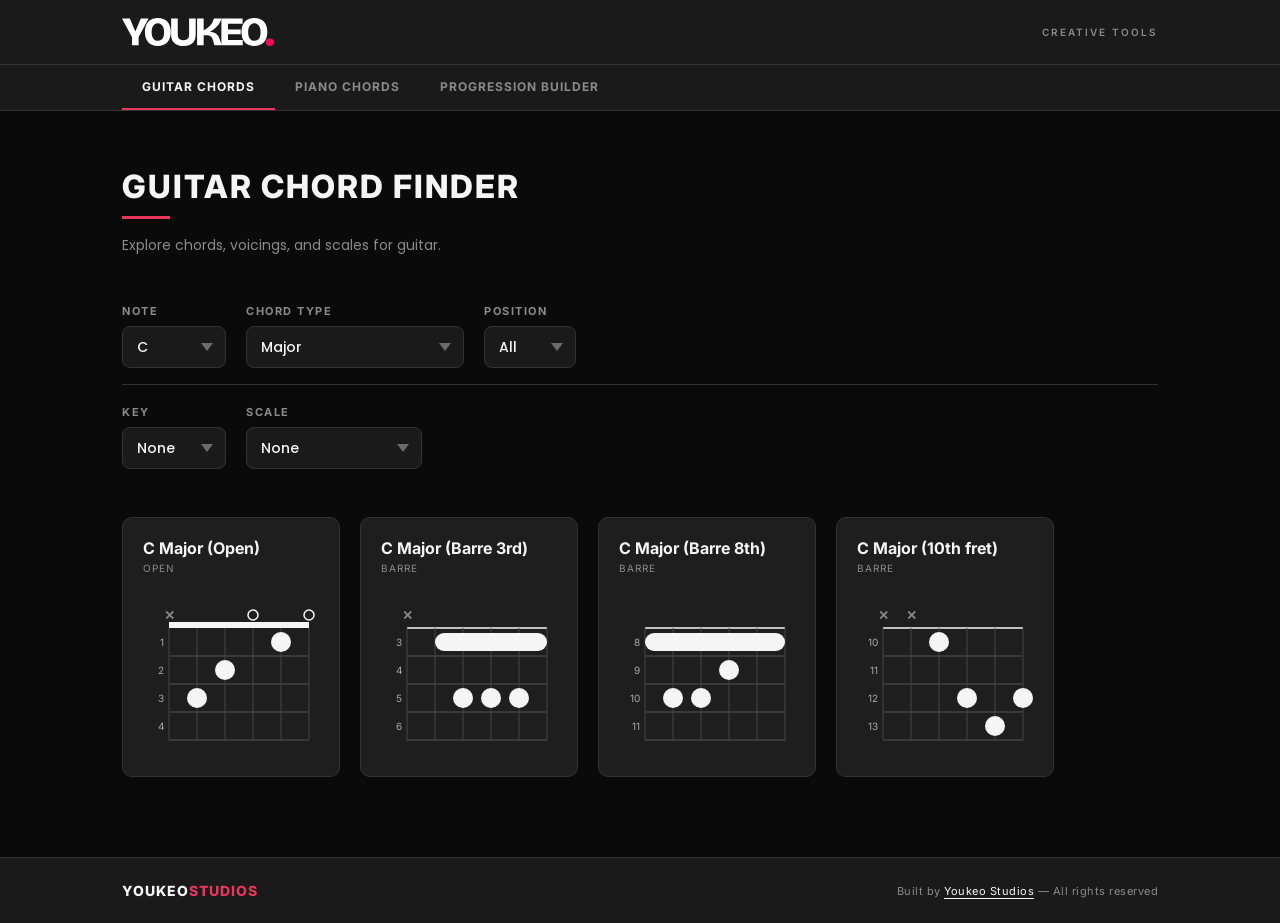
<file: index.html>
<!DOCTYPE html>
<html lang="en">
<head>
  <meta charset="UTF-8">
  <meta name="viewport" content="width=device-width, initial-scale=1.0">
  <title>Guitar Chord Finder</title>
  <link rel="preconnect" href="https://fonts.googleapis.com">
  <link rel="preconnect" href="https://fonts.gstatic.com" crossorigin>
  <link href="https://fonts.googleapis.com/css2?family=Inter:wght@600;700;800&family=Poppins:wght@400;500&display=swap" rel="stylesheet">
  <link rel="stylesheet" href="styles.css">
</head>
<body>

  <!-- Site header + nav -->
  <header class="site-header">
    <div class="container">
      <a class="site-brand" href="https://youkeostudios.com" target="_blank" rel="noopener">
        <img src="SVG/WORDMARK-COLOUR-WHITE.svg" alt="Youkeo Studios" class="site-logo">
      </a>
      <div class="site-tagline">Creative Tools</div>
    </div>
  </header>

  <nav class="site-nav">
    <div class="container nav-inner">
      <a href="index.html"       class="nav-link active">Guitar Chords</a>
      <a href="piano.html"       class="nav-link">Piano Chords</a>
      <a href="progression.html" class="nav-link">Progression Builder</a>
    </div>
  </nav>

  <!-- Page content -->
  <main class="container">

  <div class="page-heading">
    <h1>Guitar Chord Finder</h1>
    <div class="page-rule"></div>
    <p class="page-desc">Explore chords, voicings, and scales for guitar.</p>
  </div>

  <!-- Row 1: chord finder filters -->
  <div class="controls" id="chord-controls">
    <div class="control-group">
      <label for="note-select">Note</label>
      <select id="note-select"></select>
    </div>
    <div class="control-group">
      <label for="chord-select">Chord Type</label>
      <select id="chord-select"></select>
    </div>
    <div class="control-group">
      <label for="position-select">Position</label>
      <select id="position-select">
        <option value="all">All</option>
        <option value="open">Open</option>
        <option value="barre">Barre</option>
      </select>
    </div>
  </div>

  <!-- Row 2: scale filter (separate row) -->
  <div class="scale-row">
    <div class="control-group">
      <label for="key-select">Key</label>
      <select id="key-select"></select>
    </div>
    <div class="control-group">
      <label for="scale-type-select">Scale</label>
      <select id="scale-type-select"></select>
    </div>
  </div>

  <!-- Chord finder results (visible when no scale selected) -->
  <div id="chord-display" class="chord-display">
    <p class="no-chord">Select a note and chord type to see diagrams.</p>
  </div>

  <!-- Scale results (visible when a scale is selected) -->
  <div id="scale-display">
    <div class="scale-header" id="scale-header"></div>
    <div class="scale-grid" id="scale-grid"></div>
  </div>

  <!-- Modal -->
  <div class="modal-overlay" id="modal-overlay">
    <div class="modal" id="modal">
      <button class="modal-close" id="modal-close" aria-label="Close">✕</button>
      <div class="modal-title" id="modal-title"></div>
      <div class="modal-subtitle" id="modal-subtitle"></div>

      <!-- Single voicing (chord grid click) -->
      <div id="modal-diagram"></div>

      <!-- All variations (scale view click) -->
      <div id="modal-variations">
        <div class="variations-grid" id="variations-grid"></div>
      </div>

      <div id="modal-suggest-section">
        <div class="suggest-label">Goes well with</div>
        <div class="suggest-row" id="modal-suggestions"></div>
      </div>
    </div>
  </div>

  </main>

  <!-- Site footer -->
  <footer class="site-footer">
    <div class="container footer-inner">
      <a class="footer-brand" href="https://youkeostudios.com" target="_blank" rel="noopener">
        <span class="brand-studio">Youkeo</span><span class="brand-accent">Studios</span>
      </a>
      <span class="footer-copy">Built by <a class="footer-link" href="https://youkeostudios.com" target="_blank" rel="noopener">Youkeo Studios</a> &mdash; All rights reserved</span>
    </div>
  </footer>

  <script src="chords.js"></script>
  <script src="app.js"></script>
</body>
</html>
</file>
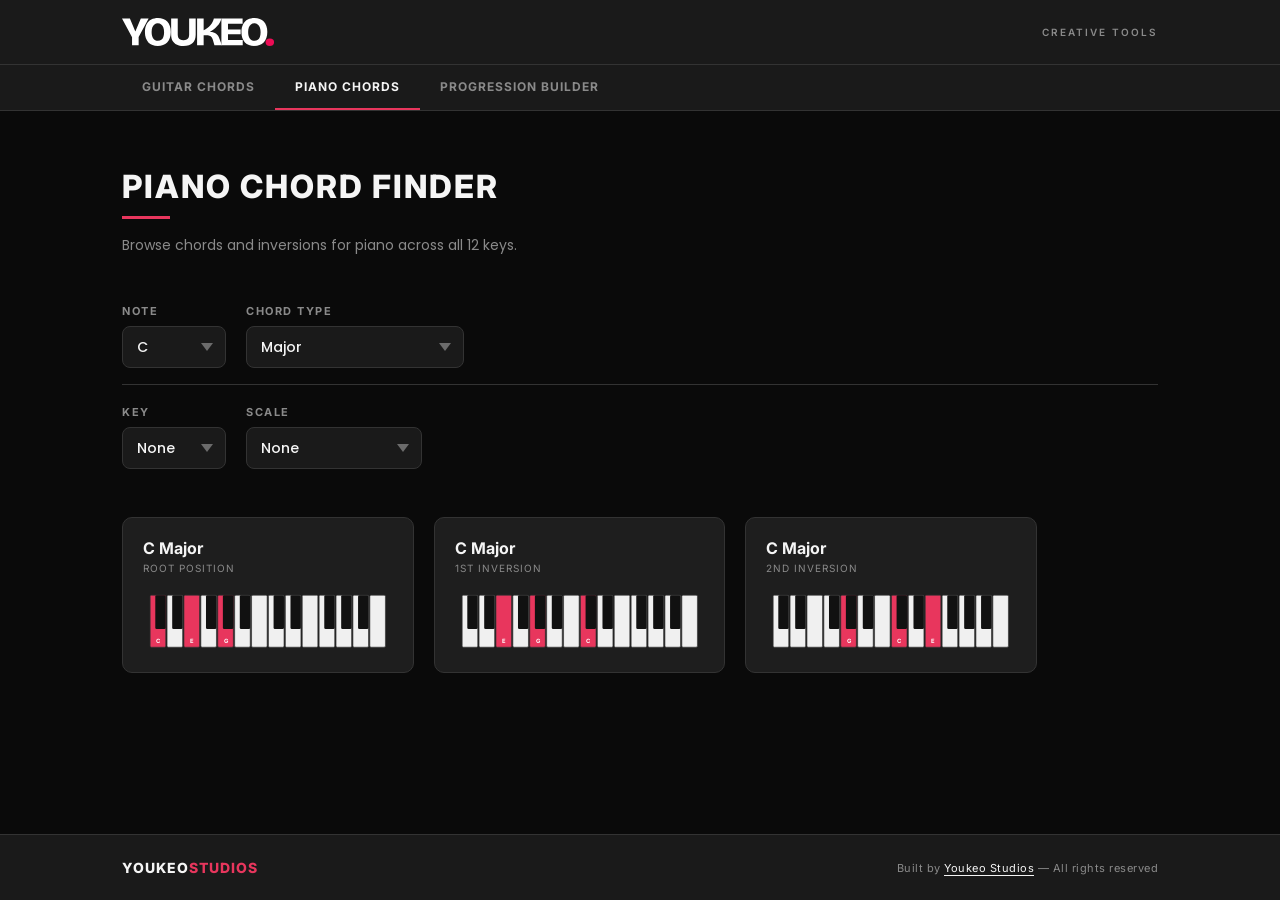
<file: piano.html>
<!DOCTYPE html>
<html lang="en">
<head>
  <meta charset="UTF-8">
  <meta name="viewport" content="width=device-width, initial-scale=1.0">
  <title>Piano Chord Finder — Guitar & Piano Chord Finder</title>
  <link rel="preconnect" href="https://fonts.googleapis.com">
  <link rel="preconnect" href="https://fonts.gstatic.com" crossorigin>
  <link href="https://fonts.googleapis.com/css2?family=Inter:wght@600;700;800&family=Poppins:wght@400;500&display=swap" rel="stylesheet">
  <link rel="stylesheet" href="styles.css">
</head>
<body>

  <!-- Site header -->
  <header class="site-header">
    <div class="container">
      <a class="site-brand" href="https://youkeostudios.com" target="_blank" rel="noopener">
        <img src="SVG/WORDMARK-COLOUR-WHITE.svg" alt="Youkeo Studios" class="site-logo">
      </a>
      <div class="site-tagline">Creative Tools</div>
    </div>
  </header>

  <nav class="site-nav">
    <div class="container nav-inner">
      <a href="index.html"       class="nav-link">Guitar Chords</a>
      <a href="piano.html"       class="nav-link active">Piano Chords</a>
      <a href="progression.html" class="nav-link">Progression Builder</a>
    </div>
  </nav>

  <main class="container">

    <div class="page-heading">
      <h1>Piano Chord Finder</h1>
      <div class="page-rule"></div>
      <p class="page-desc">Browse chords and inversions for piano across all 12 keys.</p>
    </div>

    <!-- Controls -->
    <div class="controls" id="chord-controls">
      <div class="control-group">
        <label for="note-select">Note</label>
        <select id="note-select"></select>
      </div>
      <div class="control-group">
        <label for="chord-select">Chord Type</label>
        <select id="chord-select"></select>
      </div>
    </div>

    <!-- Row 2: scale filter -->
    <div class="scale-row">
      <div class="control-group">
        <label for="key-select">Key</label>
        <select id="key-select"></select>
      </div>
      <div class="control-group">
        <label for="scale-type-select">Scale</label>
        <select id="scale-type-select"></select>
      </div>
    </div>

    <!-- Chord finder results -->
    <div id="chord-display" class="chord-display">
      <p class="no-chord">Select a note and chord type to see diagrams.</p>
    </div>

    <!-- Scale results -->
    <div id="scale-display">
      <div class="scale-header" id="scale-header"></div>
      <div class="scale-grid"   id="scale-grid"></div>
    </div>

  </main>

  <!-- Modal -->
  <div class="modal-overlay" id="modal-overlay">
    <div class="modal" id="modal">
      <button class="modal-close" id="modal-close" aria-label="Close">✕</button>
      <div class="modal-title"    id="modal-title"></div>
      <div class="modal-subtitle" id="modal-subtitle"></div>

      <div id="modal-diagram"></div>

      <!-- Note pills -->
      <div class="piano-modal-notes" id="modal-notes"></div>

      <!-- Suggestions -->
      <div id="modal-suggest-section">
        <div class="suggest-label">Goes well with</div>
        <div class="suggest-row" id="modal-suggestions"></div>
      </div>
    </div>
  </div>

  <script src="piano-chords.js"></script>
  <script src="piano-app.js"></script>

  <!-- Site footer -->
  <footer class="site-footer">
    <div class="container footer-inner">
      <a class="footer-brand" href="https://youkeostudios.com" target="_blank" rel="noopener">
        <span class="brand-studio">Youkeo</span><span class="brand-accent">Studios</span>
      </a>
      <span class="footer-copy">Built by <a class="footer-link" href="https://youkeostudios.com" target="_blank" rel="noopener">Youkeo Studios</a> &mdash; All rights reserved</span>
    </div>
  </footer>

</body>
</html>
</file>
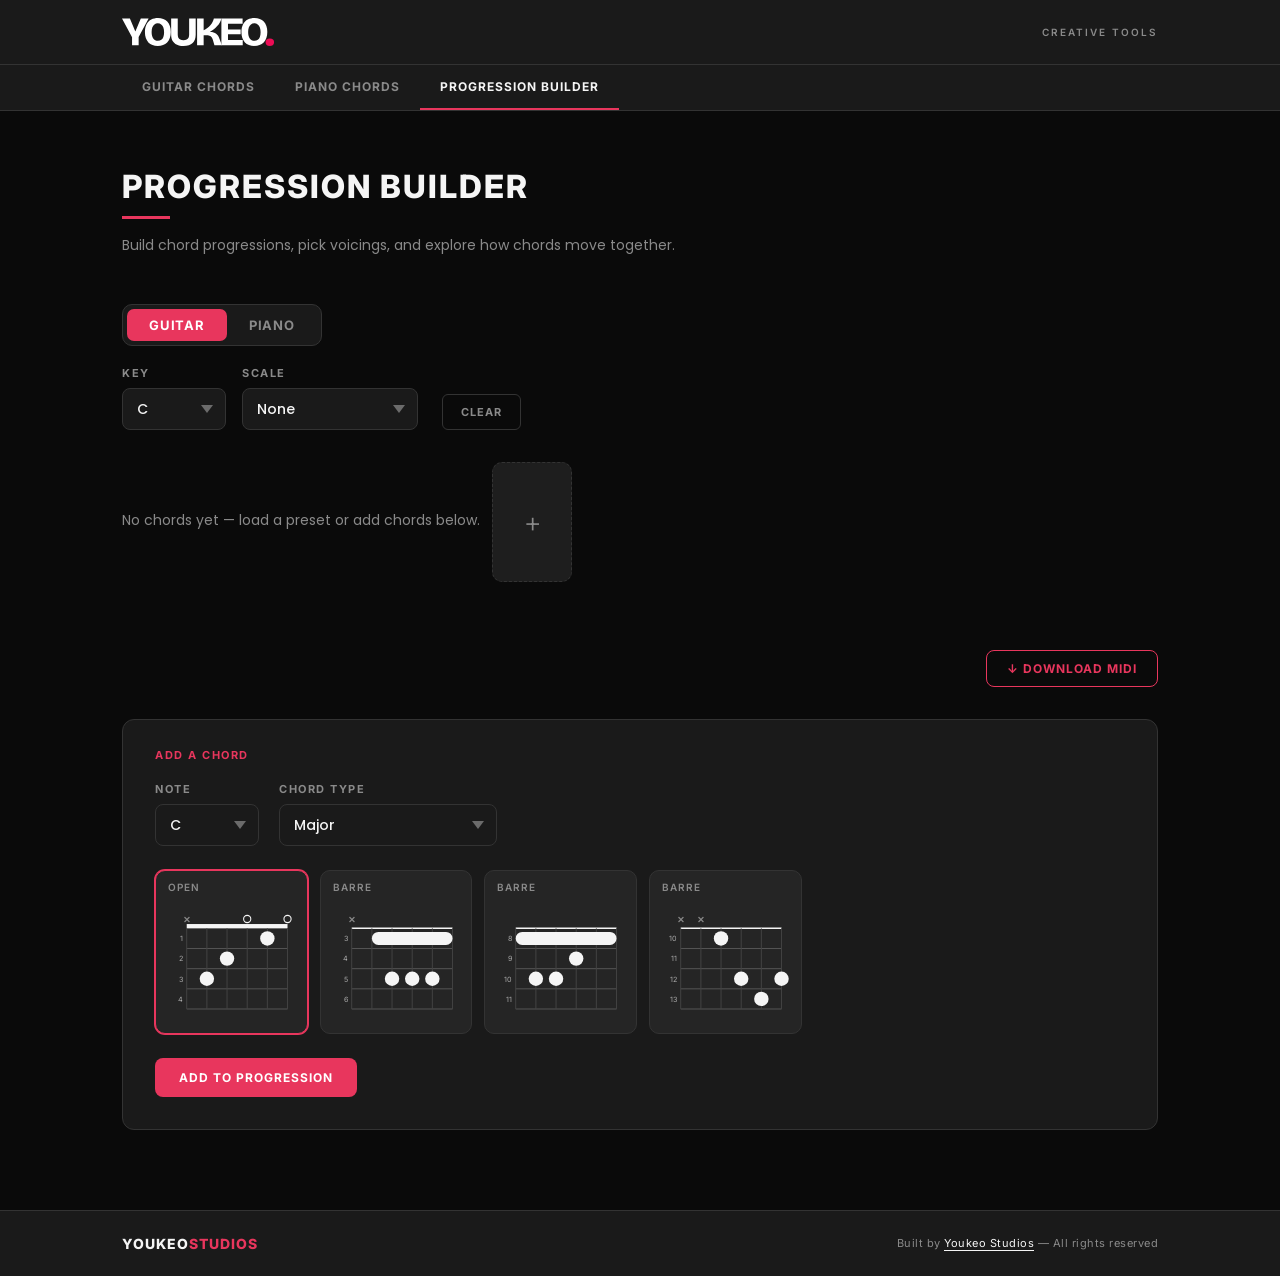
<file: progression.html>
<!DOCTYPE html>
<html lang="en">
<head>
  <meta charset="UTF-8">
  <meta name="viewport" content="width=device-width, initial-scale=1.0">
  <title>Chord Progression Builder — Guitar Chord Finder</title>
  <link rel="preconnect" href="https://fonts.googleapis.com">
  <link rel="preconnect" href="https://fonts.gstatic.com" crossorigin>
  <link href="https://fonts.googleapis.com/css2?family=Inter:wght@600;700;800&family=Poppins:wght@400;500&display=swap" rel="stylesheet">
  <link rel="stylesheet" href="styles.css">
</head>
<body>

  <!-- Site header -->
  <header class="site-header">
    <div class="container">
      <a class="site-brand" href="https://youkeostudios.com" target="_blank" rel="noopener">
        <img src="SVG/WORDMARK-COLOUR-WHITE.svg" alt="Youkeo Studios" class="site-logo">
      </a>
      <div class="site-tagline">Creative Tools</div>
    </div>
  </header>

  <nav class="site-nav">
    <div class="container nav-inner">
      <a href="index.html"       class="nav-link">Guitar Chords</a>
      <a href="piano.html"       class="nav-link">Piano Chords</a>
      <a href="progression.html" class="nav-link active">Progression Builder</a>
    </div>
  </nav>

  <main class="container">

    <div class="page-heading">
      <h1>Progression Builder</h1>
      <div class="page-rule"></div>
      <p class="page-desc">Build chord progressions, pick voicings, and explore how chords move together.</p>
    </div>

    <!-- Instrument toggle -->
    <div class="instr-toggle" id="instr-toggle">
      <button class="instr-btn active" data-instr="guitar">Guitar</button>
      <button class="instr-btn" data-instr="piano">Piano</button>
    </div>

    <!-- Controls: key + scale + presets + clear -->
    <div class="prog-controls">
      <div class="prog-key-scale">
        <div class="control-group">
          <label for="prog-key">Key</label>
          <select id="prog-key"></select>
        </div>
        <div class="control-group">
          <label for="prog-scale">Scale</label>
          <select id="prog-scale"></select>
        </div>
      </div>
      <div class="prog-presets">
        <label>Common Progressions</label>
        <div class="preset-buttons" id="preset-buttons"></div>
      </div>
      <button class="btn-clear" id="btn-clear">Clear</button>
    </div>

    <!-- Scale suggestions (shown when key + scale are selected) -->
    <div class="scale-suggestions" id="scale-suggestions" style="display:none">
      <div class="scale-suggestions-label" id="scale-suggestions-label"></div>
      <div class="scale-suggestions-grid" id="scale-suggestions-grid"></div>
    </div>

    <!-- Progression display -->
    <div class="progression-area">
      <div class="progression-slots" id="progression-slots">
        <p class="progression-empty">No chords yet — load a preset or add chords below.</p>
      </div>
      <button class="btn-add-slot" id="btn-add-slot" title="Add chord">+</button>
    </div>
    <div class="progression-actions">
      <button class="btn-download-midi" id="btn-download-midi">↓ Download MIDI</button>
    </div>

    <!-- Chord picker panel -->
    <div class="chord-picker" id="chord-picker">
      <div class="picker-heading" id="picker-heading">Add a Chord</div>

      <div class="picker-selects">
        <div class="control-group">
          <label for="picker-note">Note</label>
          <select id="picker-note"></select>
        </div>
        <div class="control-group">
          <label for="picker-type">Chord Type</label>
          <select id="picker-type"></select>
        </div>
      </div>

      <div class="picker-voicings" id="picker-voicings"></div>

      <div class="picker-actions">
        <button class="btn-commit" id="btn-commit">Add to Progression</button>
        <button class="btn-cancel-edit" id="btn-cancel-edit">Cancel</button>
      </div>
    </div>

  </main>

  <!-- Site footer -->
  <footer class="site-footer">
    <div class="container footer-inner">
      <a class="footer-brand" href="https://youkeostudios.com" target="_blank" rel="noopener">
        <span class="brand-studio">Youkeo</span><span class="brand-accent">Studios</span>
      </a>
      <span class="footer-copy">Built by <a class="footer-link" href="https://youkeostudios.com" target="_blank" rel="noopener">Youkeo Studios</a> &mdash; All rights reserved</span>
    </div>
  </footer>

  <script src="chords.js"></script>
  <script src="piano-chords.js"></script>
  <script src="progression.js"></script>
</body>
</html>
</file>
<file: styles.css>
:root {
  --onyx: #0A0A0A;
  --charcoal: #1A1A1A;
  --red: #E8365D;
  --offwhite: #F5F5F5;
  --midgray: #8A8A8A;
  --border: #333333;
  --card-bg: #1E1E1E;
}

* { box-sizing: border-box; margin: 0; padding: 0; }

body {
  font-family: 'Poppins', sans-serif;
  background: var(--onyx);
  color: var(--offwhite);
  min-height: 100vh;
  display: flex;
  flex-direction: column;
}

/* ── Centered container ── */
.container {
  width: 100%;
  max-width: 1100px;
  margin: 0 auto;
  padding: 0 32px;
}

/* ── Site header ── */
.site-header {
  border-bottom: 1px solid var(--border);
  padding: 18px 0;
  background: var(--charcoal);
}

.site-header .container {
  display: flex;
  align-items: center;
  justify-content: space-between;
}

.site-brand {
  display: flex;
  align-items: center;
  text-decoration: none;
  transition: opacity 0.15s;
}
.site-brand:hover { opacity: 0.75; }

.site-logo {
  height: 28px;
  width: auto;
  display: block;
}

.brand-studio { color: var(--offwhite); }
.brand-accent  { color: var(--red); }

.site-tagline {
  font-family: 'Inter', sans-serif;
  font-size: 10px;
  font-weight: 600;
  text-transform: uppercase;
  letter-spacing: 2px;
  color: var(--midgray);
}

/* ── Main content ── */
main.container {
  padding-top: 56px;
  padding-bottom: 80px;
  flex: 1;
}

/* ── Page heading ── */
.page-heading {
  margin-bottom: 48px;
}

h1 {
  font-family: 'Inter', sans-serif;
  font-weight: 800;
  font-size: 32px;
  text-transform: uppercase;
  letter-spacing: 2px;
  margin-bottom: 10px;
  color: var(--offwhite);
}

.page-rule {
  width: 48px;
  height: 3px;
  background: var(--red);
  margin-bottom: 16px;
}

.page-desc {
  font-size: 14px;
  color: var(--midgray);
  font-weight: 400;
}

/* ── Site footer ── */
.site-footer {
  border-top: 1px solid var(--border);
  padding: 24px 0;
  background: var(--charcoal);
}

.footer-inner {
  display: flex;
  align-items: center;
  justify-content: space-between;
  flex-wrap: wrap;
  gap: 12px;
}

.footer-brand {
  font-family: 'Inter', sans-serif;
  font-weight: 800;
  font-size: 14px;
  letter-spacing: 1px;
  text-transform: uppercase;
  text-decoration: none;
  transition: opacity 0.15s;
}
.footer-brand:hover { opacity: 0.8; }

.footer-link {
  color: var(--offwhite);
  text-decoration: underline;
  text-underline-offset: 3px;
  transition: color 0.15s;
}
.footer-link:hover { color: var(--red); }

.footer-copy {
  font-family: 'Inter', sans-serif;
  font-size: 11px;
  color: var(--midgray);
  letter-spacing: 0.5px;
}

/* ── Piano keyboard ── */
.piano-svg { display: block; }

.piano-modal-notes {
  display: flex;
  flex-wrap: wrap;
  gap: 8px;
  margin-bottom: 28px;
}

.piano-note-pill {
  font-family: 'Inter', sans-serif;
  font-size: 12px;
  font-weight: 700;
  text-transform: uppercase;
  letter-spacing: 1px;
  background: var(--card-bg);
  border: 1px solid var(--red);
  border-radius: 20px;
  padding: 4px 14px;
  color: var(--offwhite);
}

/* ═══════════════════════════════════════════════════════════
   PROGRESSION BUILDER
   ═══════════════════════════════════════════════════════════ */

/* ── Prog controls row ── */
.prog-controls {
  display: flex;
  gap: 24px;
  align-items: flex-end;
  flex-wrap: wrap;
  margin-bottom: 32px;
}
.prog-key-scale {
  display: flex;
  gap: 16px;
  align-items: flex-end;
}
.scale-suggestions {
  margin-bottom: 40px;
}
.scale-suggestions-label {
  font-family: 'Inter', sans-serif;
  font-size: 12px;
  font-weight: 700;
  text-transform: uppercase;
  letter-spacing: 1px;
  color: var(--midgray);
  margin-bottom: 16px;
}
.scale-suggestions-grid {
  display: flex;
  gap: 14px;
  flex-wrap: wrap;
}
.scale-suggestion-card {
  background: var(--card-bg);
  border: 1px solid var(--border);
  border-radius: 10px;
  padding: 10px 14px;
  cursor: pointer;
  text-align: center;
  transition: border-color 0.15s, transform 0.15s, box-shadow 0.15s;
}
.scale-suggestion-card:hover {
  border-color: var(--red);
  box-shadow: 0 0 10px rgba(232,54,93,0.25);
  transform: translateY(-2px);
}
.scale-suggestion-card .sugg-roman {
  font-family: 'Inter', sans-serif;
  font-size: 11px;
  font-weight: 700;
  color: var(--red);
  text-transform: uppercase;
  letter-spacing: 0.5px;
  margin-bottom: 2px;
}
.scale-suggestion-card .sugg-name {
  font-family: 'Inter', sans-serif;
  font-size: 13px;
  font-weight: 700;
  color: var(--offwhite);
  margin-bottom: 8px;
}
.prog-presets { display: flex; flex-direction: column; gap: 8px; }
.prog-presets > label {
  font-family: 'Inter', sans-serif;
  font-size: 11px;
  font-weight: 700;
  text-transform: uppercase;
  letter-spacing: 1.5px;
  color: var(--midgray);
}
.preset-buttons { display: flex; flex-wrap: wrap; gap: 8px; }
.preset-btn {
  font-family: 'Inter', sans-serif;
  font-size: 11px;
  font-weight: 600;
  background: var(--card-bg);
  color: var(--offwhite);
  border: 1px solid var(--border);
  border-radius: 6px;
  padding: 8px 14px;
  cursor: pointer;
  transition: border-color 0.15s, color 0.15s;
}
.preset-btn:hover { border-color: var(--red); color: var(--red); }

.btn-clear {
  font-family: 'Inter', sans-serif;
  font-size: 11px;
  font-weight: 700;
  text-transform: uppercase;
  letter-spacing: 1px;
  background: transparent;
  color: var(--midgray);
  border: 1px solid var(--border);
  border-radius: 6px;
  padding: 10px 18px;
  cursor: pointer;
  transition: border-color 0.15s, color 0.15s;
}
.btn-clear:hover { border-color: var(--red); color: var(--red); }

/* ── Progression actions (download etc.) ── */
.progression-actions {
  display: flex;
  justify-content: flex-end;
  margin-bottom: 32px;
}
.btn-download-midi {
  font-family: 'Inter', sans-serif;
  font-size: 12px;
  font-weight: 700;
  text-transform: uppercase;
  letter-spacing: 1px;
  background: transparent;
  color: var(--red);
  border: 1px solid var(--red);
  border-radius: 8px;
  padding: 10px 20px;
  cursor: pointer;
  transition: background 0.15s, color 0.15s;
}
.btn-download-midi:hover { background: var(--red); color: #fff; }
.btn-download-midi:disabled { opacity: 0.35; cursor: not-allowed; }

/* ── Progression slots area ── */
.progression-area {
  display: flex;
  align-items: flex-start;
  gap: 12px;
  overflow-x: auto;
  padding-bottom: 20px;
  margin-bottom: 48px;
  scrollbar-width: thin;
  scrollbar-color: var(--border) transparent;
}
.progression-slots {
  display: flex;
  gap: 12px;
  align-items: flex-start;
}
.progression-empty {
  font-size: 14px;
  color: var(--midgray);
  padding: 48px 0;
  text-align: center;
  width: 100%;
}

/* ── Individual slot card ── */
.prog-slot {
  background: var(--card-bg);
  border: 1px solid var(--border);
  border-radius: 10px;
  padding: 14px 14px 12px;
  min-width: 130px;
  flex-shrink: 0;
  position: relative;
  cursor: pointer;
  transition: border-color 0.15s, box-shadow 0.15s;
}
.prog-slot:hover { border-color: var(--red); }
.prog-slot.editing {
  border-color: var(--red);
  box-shadow: 0 0 0 2px rgba(232,54,93,0.2);
}
.slot-remove {
  position: absolute;
  top: 8px;
  right: 8px;
  background: none;
  border: none;
  color: var(--midgray);
  font-size: 14px;
  cursor: pointer;
  line-height: 1;
  padding: 2px 4px;
  transition: color 0.15s;
}
.slot-remove:hover { color: var(--red); }
.prog-slot-num {
  font-family: 'Inter', sans-serif;
  font-size: 10px;
  font-weight: 700;
  text-transform: uppercase;
  letter-spacing: 1px;
  color: var(--red);
  margin-bottom: 3px;
}
.prog-slot-name {
  font-family: 'Inter', sans-serif;
  font-size: 13px;
  font-weight: 700;
  color: var(--offwhite);
  margin-bottom: 10px;
  padding-right: 20px;
}
.prog-slot-diagram { pointer-events: none; margin-bottom: 10px; }
.prog-slot-actions {
  display: flex;
  gap: 4px;
}
.slot-action-btn {
  font-family: 'Inter', sans-serif;
  font-size: 12px;
  background: none;
  border: 1px solid var(--border);
  border-radius: 4px;
  color: var(--midgray);
  cursor: pointer;
  padding: 4px 8px;
  line-height: 1;
  transition: border-color 0.15s, color 0.15s;
}
.slot-action-btn:hover { border-color: var(--red); color: var(--red); }

/* ── Add slot button ── */
.btn-add-slot {
  font-size: 28px;
  font-weight: 300;
  font-family: 'Inter', sans-serif;
  background: var(--card-bg);
  border: 1px dashed var(--border);
  border-radius: 10px;
  color: var(--midgray);
  cursor: pointer;
  padding: 0 24px;
  min-height: 120px;
  min-width: 80px;
  display: flex;
  align-items: center;
  justify-content: center;
  flex-shrink: 0;
  transition: border-color 0.15s, color 0.15s;
}
.btn-add-slot:hover { border-color: var(--red); color: var(--red); }

/* ── Chord picker panel ── */
.chord-picker {
  background: var(--charcoal);
  border: 1px solid var(--border);
  border-radius: 12px;
  padding: 28px 32px 32px;
}
.picker-heading {
  font-family: 'Inter', sans-serif;
  font-size: 11px;
  font-weight: 700;
  text-transform: uppercase;
  letter-spacing: 1.5px;
  color: var(--red);
  margin-bottom: 20px;
}
.picker-selects {
  display: flex;
  gap: 20px;
  flex-wrap: wrap;
  margin-bottom: 24px;
}
.picker-voicings {
  display: flex;
  gap: 12px;
  flex-wrap: wrap;
  margin-bottom: 24px;
  min-height: 40px;
}
.picker-voicing-card {
  background: #252525;
  border: 1px solid var(--border);
  border-radius: 10px;
  padding: 10px 12px 12px;
  cursor: pointer;
  flex-shrink: 0;
  transition: border-color 0.15s, transform 0.1s;
}
.picker-voicing-card:hover { border-color: var(--red); transform: translateY(-1px); }
.picker-voicing-card.selected { border-color: var(--red); box-shadow: 0 0 0 1px var(--red); }
.picker-voicing-label {
  font-family: 'Inter', sans-serif;
  font-size: 10px;
  font-weight: 600;
  text-transform: uppercase;
  letter-spacing: 1px;
  color: var(--midgray);
  margin-bottom: 8px;
}
.picker-actions { display: flex; gap: 12px; align-items: center; }
.btn-commit {
  font-family: 'Inter', sans-serif;
  font-size: 12px;
  font-weight: 700;
  text-transform: uppercase;
  letter-spacing: 1px;
  background: var(--red);
  color: #fff;
  border: none;
  border-radius: 8px;
  padding: 12px 24px;
  cursor: pointer;
  transition: opacity 0.15s;
}
.btn-commit:hover { opacity: 0.85; }
.btn-cancel-edit {
  font-family: 'Inter', sans-serif;
  font-size: 12px;
  font-weight: 600;
  text-transform: uppercase;
  letter-spacing: 1px;
  background: none;
  color: var(--midgray);
  border: 1px solid var(--border);
  border-radius: 8px;
  padding: 12px 20px;
  cursor: pointer;
  transition: color 0.15s, border-color 0.15s;
  display: none;
}
.btn-cancel-edit:hover { color: var(--offwhite); border-color: var(--offwhite); }

/* ── Instrument toggle ── */
.instr-toggle {
  display: flex;
  gap: 0;
  background: var(--charcoal);
  border: 1px solid var(--border);
  border-radius: 10px;
  padding: 4px;
  width: fit-content;
  margin-bottom: 20px;
}
.instr-btn {
  font-family: 'Inter', sans-serif;
  font-size: 13px;
  font-weight: 700;
  text-transform: uppercase;
  letter-spacing: 0.8px;
  background: none;
  color: var(--midgray);
  border: none;
  border-radius: 7px;
  padding: 8px 22px;
  cursor: pointer;
  transition: background 0.15s, color 0.15s;
}
.instr-btn.active {
  background: var(--red);
  color: #fff;
}
.instr-btn:not(.active):hover { color: var(--offwhite); }

/* ── Navigation ── */
.site-nav {
  background: var(--charcoal);
  border-bottom: 1px solid var(--border);
}
.nav-inner {
  display: flex;
  gap: 0;
}
.nav-link {
  font-family: 'Inter', sans-serif;
  font-size: 12px;
  font-weight: 700;
  text-transform: uppercase;
  letter-spacing: 1px;
  color: var(--midgray);
  text-decoration: none;
  padding: 14px 20px;
  border-bottom: 2px solid transparent;
  transition: color 0.15s, border-color 0.15s;
  display: inline-block;
}
.nav-link:hover { color: var(--offwhite); }
.nav-link.active { color: var(--offwhite); border-bottom-color: var(--red); }

/* ── Controls ── */
.controls {
  display: flex;
  gap: 20px;
  flex-wrap: wrap;
  margin-bottom: 16px;
}
.scale-row {
  display: flex;
  gap: 20px;
  flex-wrap: wrap;
  align-items: flex-end;
  padding-top: 20px;
  margin-bottom: 48px;
  border-top: 1px solid var(--border);
}
.control-group { display: flex; flex-direction: column; gap: 8px; }

label {
  font-family: 'Inter', sans-serif;
  font-size: 11px;
  font-weight: 700;
  text-transform: uppercase;
  letter-spacing: 1.5px;
  color: var(--midgray);
}

select {
  font-family: 'Poppins', sans-serif;
  font-size: 14px;
  font-weight: 500;
  padding: 10px 36px 10px 14px;
  border: 1px solid var(--border);
  border-radius: 8px;
  background: var(--charcoal);
  color: var(--offwhite);
  cursor: pointer;
  appearance: none;
  background-image: url("data:image/svg+xml,%3Csvg xmlns='http://www.w3.org/2000/svg' width='12' height='8'%3E%3Cpath fill='%236B6B6B' d='M0 0l6 8 6-8z'/%3E%3C/svg%3E");
  background-repeat: no-repeat;
  background-position: right 12px center;
  transition: border-color 0.15s;
}
select:focus { outline: none; border-color: var(--red); box-shadow: 0 0 0 2px rgba(232,54,93,0.25); }
select:disabled { opacity: 0.3; cursor: default; }

/* ── Chord finder display ── */
.chord-display { display: flex; gap: 20px; flex-wrap: wrap; }

.chord-card {
  background: var(--card-bg);
  border: 1px solid var(--border);
  border-radius: 10px;
  padding: 20px;
  cursor: pointer;
  transition: border-color 0.15s, transform 0.1s, box-shadow 0.15s;
}
.chord-card:hover {
  border-color: var(--red);
  box-shadow: 0 4px 24px rgba(232,54,93,0.15);
  transform: translateY(-2px);
}
.chord-card:active { transform: translateY(0); box-shadow: none; }
.chord-card h2 {
  font-family: 'Inter', sans-serif;
  font-weight: 700;
  font-size: 16px;
  margin-bottom: 4px;
  color: var(--offwhite);
}
.chord-card .subtitle {
  font-size: 10px;
  font-family: 'Inter', sans-serif;
  text-transform: uppercase;
  letter-spacing: 1px;
  margin-bottom: 16px;
  color: var(--midgray);
}

.no-chord { font-size: 14px; color: var(--midgray); }

.chord-svg { display: block; }

/* ── Scale display ── */
#scale-display { display: none; }

.scale-header {
  font-family: 'Inter', sans-serif;
  font-size: 11px;
  font-weight: 700;
  text-transform: uppercase;
  letter-spacing: 1.5px;
  margin-bottom: 24px;
  color: var(--red);
}

.scale-grid {
  display: flex;
  gap: 20px;
  flex-wrap: wrap;
}

.scale-chord-card {
  background: var(--card-bg);
  border: 1px solid var(--border);
  border-radius: 10px;
  padding: 16px 16px 18px;
  cursor: pointer;
  transition: border-color 0.15s, transform 0.1s, box-shadow 0.15s;
}
.scale-chord-card:hover {
  border-color: var(--red);
  box-shadow: 0 4px 24px rgba(232,54,93,0.15);
  transform: translateY(-2px);
}
.scale-chord-card:active { transform: translateY(0); box-shadow: none; }
.scale-chord-roman {
  font-family: 'Inter', sans-serif;
  font-size: 10px;
  font-weight: 700;
  text-transform: uppercase;
  letter-spacing: 1px;
  color: var(--red);
  margin-bottom: 4px;
}
.scale-chord-name {
  font-family: 'Inter', sans-serif;
  font-size: 14px;
  font-weight: 700;
  margin-bottom: 12px;
  color: var(--offwhite);
}

/* ── Modal ── */
.modal-overlay {
  display: none;
  position: fixed;
  inset: 0;
  background: rgba(0, 0, 0, 0.75);
  backdrop-filter: blur(4px);
  z-index: 100;
  align-items: center;
  justify-content: center;
}
.modal-overlay.open { display: flex; }

.modal {
  background: var(--charcoal);
  border: 1px solid var(--border);
  border-radius: 12px;
  padding: 40px 44px 44px;
  position: relative;
  max-width: 92vw;
  max-height: 90vh;
  overflow: auto;
  box-shadow: 0 24px 80px rgba(0,0,0,0.6);
}

.modal-close {
  position: absolute;
  top: 14px;
  right: 18px;
  font-family: 'Inter', sans-serif;
  font-size: 18px;
  background: none;
  border: none;
  cursor: pointer;
  line-height: 1;
  color: var(--midgray);
  transition: color 0.15s;
}
.modal-close:hover { color: var(--offwhite); }

.modal-title {
  font-family: 'Inter', sans-serif;
  font-weight: 800;
  font-size: 24px;
  text-transform: uppercase;
  letter-spacing: 1px;
  margin-bottom: 4px;
  color: var(--offwhite);
}
.modal-subtitle {
  font-family: 'Inter', sans-serif;
  font-size: 11px;
  font-weight: 600;
  text-transform: uppercase;
  letter-spacing: 1.5px;
  color: var(--midgray);
  margin-bottom: 32px;
}

/* Single-voicing mode (from chord grid) */
#modal-diagram { display: none; }

/* All-variations mode (from scale view) */
#modal-variations { display: none; }
.variations-grid {
  display: flex;
  gap: 16px;
  flex-wrap: wrap;
}
.variation-card {
  background: #252525;
  border: 1px solid var(--border);
  border-radius: 10px;
  padding: 14px 16px 16px;
  cursor: pointer;
  transition: border-color 0.15s, transform 0.1s, box-shadow 0.15s;
}
.variation-card:hover {
  border-color: var(--red);
  box-shadow: 0 4px 16px rgba(232,54,93,0.15);
  transform: translateY(-1px);
}
.variation-card:active { transform: translateY(0); box-shadow: none; }
.variation-label {
  font-family: 'Inter', sans-serif;
  font-size: 10px;
  font-weight: 600;
  text-transform: uppercase;
  letter-spacing: 1px;
  color: var(--midgray);
  margin-bottom: 10px;
}

/* Suggestions section */
#modal-suggest-section {
  margin-top: 36px;
  border-top: 1px solid var(--border);
  padding-top: 24px;
}
.suggest-label {
  font-family: 'Inter', sans-serif;
  font-size: 11px;
  font-weight: 700;
  text-transform: uppercase;
  letter-spacing: 1.5px;
  margin-bottom: 16px;
  color: var(--red);
}
.suggest-row { display: flex; gap: 12px; flex-wrap: wrap; }
.suggest-card {
  background: #252525;
  border: 1px solid var(--border);
  border-radius: 8px;
  padding: 10px 14px 12px;
  cursor: pointer;
  transition: border-color 0.15s, transform 0.1s;
}
.suggest-card:hover { border-color: var(--red); transform: translateY(-1px); }
.suggest-card:active { transform: translateY(0); }
.suggest-role {
  font-family: 'Inter', sans-serif;
  font-size: 10px;
  font-weight: 600;
  text-transform: uppercase;
  letter-spacing: 1px;
  color: var(--midgray);
  margin-bottom: 2px;
}
.suggest-name {
  font-family: 'Inter', sans-serif;
  font-size: 13px;
  font-weight: 700;
  margin-bottom: 10px;
  color: var(--offwhite);
}
</file>
